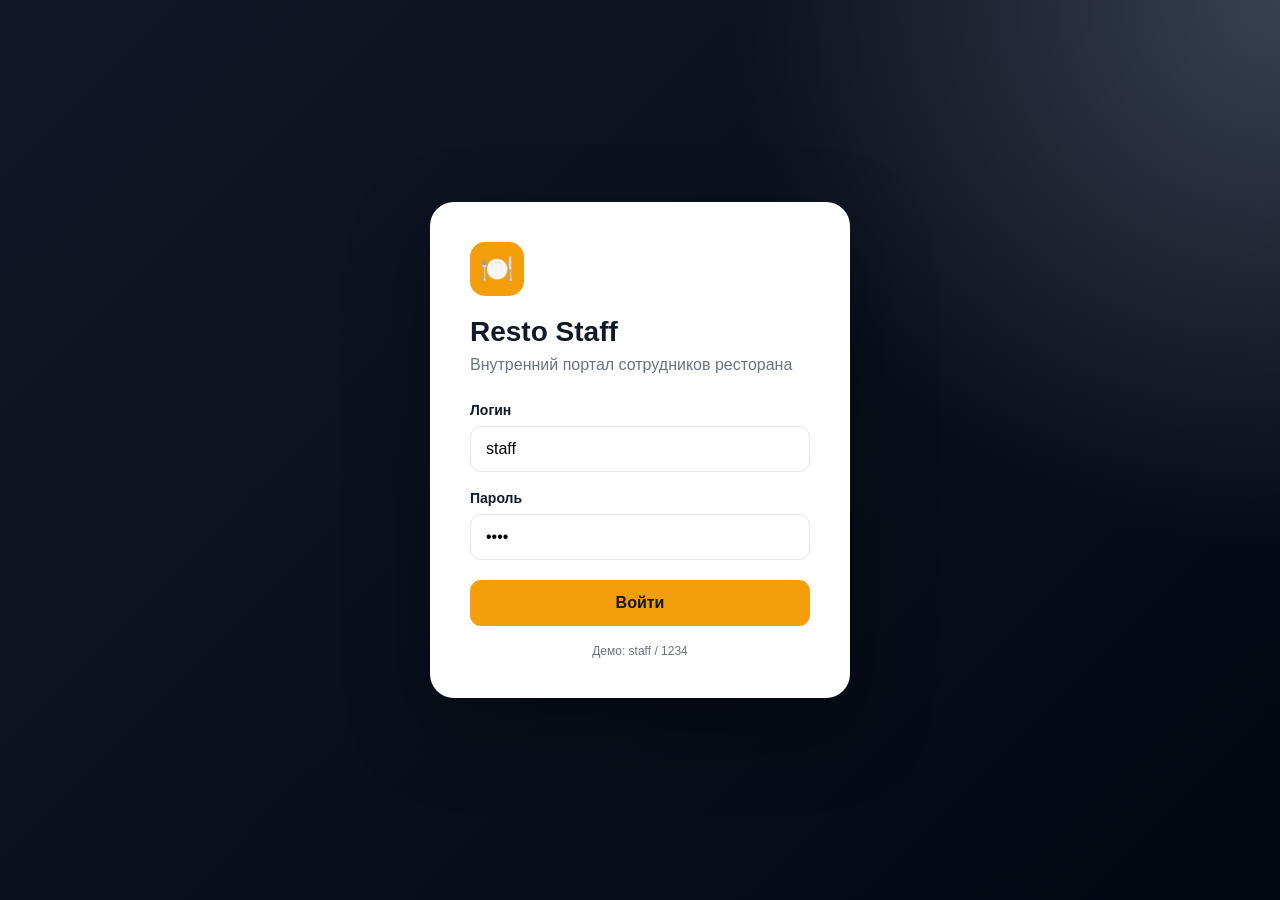
<file: index.html>
<!DOCTYPE html>
<html lang="ru">
<head>
  <meta charset="UTF-8">
  <meta name="viewport" content="width=device-width, initial-scale=1.0">

  <title>Resto Staff</title>

  <link rel="stylesheet" href="index.css">
</head>

<body>

  

  <section class="login-screen" id="loginScreen">

    <div class="login-card">

      <div class="logo">🍽️</div>

      <h1>Resto Staff</h1>

      <p>Внутренний портал сотрудников ресторана</p>

      <form id="loginForm">

        <div class="form-group">
          <label>Логин</label>
          <input
            type="text"
            id="login"
            placeholder="Введите логин"
            value="staff"
            required
          >
        </div>

        <div class="form-group">
          <label>Пароль</label>
          <input
            type="password"
            id="password"
            placeholder="Введите пароль"
            value="1234"
            required
          >
        </div>

        <button class="login-btn" type="submit">
          Войти
        </button>

      </form>

      <div class="demo-login">
        Демо: staff / 1234
      </div>

    </div>

  </section>


  

  <div class="app" id="app">

    
    <aside class="sidebar" id="sidebar">

      <div class="brand">

        <div class="brand-icon">
          🍽️
        </div>

        <div>
          <strong>Resto Staff</strong>
          <span>Staff Portal</span>
        </div>

      </div>


      <div class="nav-title">
        МЕНЮ
      </div>


      <nav class="nav">

        <button class="active" data-page="dashboard">
          🏠
          <span>Главная</span>
        </button>

        <button data-page="schedule">
          📅
          <span>Расписание</span>
        </button>

        <button data-page="tasks">
          ✅
          <span>Задачи</span>
        </button>

        <button data-page="requests">
          📝
          <span>Заявки</span>
        </button>

        <button data-page="news">
          📢
          <span>Новости</span>
        </button>

        <button data-page="profile">
          👤
          <span>Профиль</span>
        </button>

      </nav>


      <div class="sidebar-bottom">

        <div class="user-mini">

          <div class="avatar">
            АК
          </div>

          <div>
            <strong>Дима Санжик</strong>
            <small>Официант</small>
          </div>

          <button class="logout" id="logout">
            ↪
          </button>

        </div>

      </div>

    </aside>


    

    <main class="main">

      <header class="topbar">

        <button
          class="mobile-menu"
          id="mobileMenu"
        >
          ☰
        </button>

        <div></div>

        <div class="topbar-right">

          <span
            class="date"
            id="currentDate"
          ></span>

          <button
            class="notification"
            id="notificationBtn"
          >
            🔔
            <span class="notification-dot"></span>
          </button>

        </div>

      </header>


      <div class="content">


        

        <section
          class="page active"
          id="dashboard"
        >

          <div class="page-title">

            <h1>
              Доброе утро, Дима 👋
            </h1>

            <p>
              Вот что происходит в ресторане сегодня.
            </p>

          </div>


          <div class="stats">

            <div class="stat-card">

              <div class="stat-top">

                <span>
                  Следующая смена
                </span>

                <div class="stat-icon">
                  🕐
                </div>

              </div>

              <h2>
                18:00
              </h2>

              <div class="positive">
                Сегодня
              </div>

            </div>


            <div class="stat-card">

              <div class="stat-top">

                <span>
                  Смены в месяце
                </span>

                <div class="stat-icon">
                  📅
                </div>

              </div>

              <h2>
                18
              </h2>

              <div class="positive">
                +2 к прошлому месяцу
              </div>

            </div>


            <div class="stat-card">

              <div class="stat-top">

                <span>
                  Часы работы
                </span>

                <div class="stat-icon">
                  ⏱️
                </div>

              </div>

              <h2>
                126 ч
              </h2>

              <div class="positive">
                78% плана
              </div>

            </div>


            <div class="stat-card">

              <div class="stat-top">

                <span>
                  Задачи
                </span>

                <div class="stat-icon">
                  ✓
                </div>

              </div>

              <h2>
                8/10
              </h2>

              <div class="positive">
                80% выполнено
              </div>

            </div>

          </div>


          <div class="dashboard-grid">


            

            <div>

              <div class="card">

                <div class="card-header">

                  <h3>
                    Ближайшие смены
                  </h3>

                  <button
                    class="link-btn"
                    data-open-page="schedule"
                  >
                    Все смены →
                  </button>

                </div>


                <div class="shift">

                  <div class="shift-date">
                    <strong>07</strong>
                    <span>окт</span>
                  </div>

                  <div class="shift-info">

                    <strong>
                      Вечерняя смена
                    </strong>

                    <p>
                      18:00 — 02:00 · Основной зал
                    </p>

                  </div>

                  <span class="badge green">
                    Сегодня
                  </span>

                </div>


                <div class="shift">

                  <div class="shift-date">
                    <strong>08</strong>
                    <span>окт</span>
                  </div>

                  <div class="shift-info">

                    <strong>
                      Вечерняя смена
                    </strong>

                    <p>
                      17:00 — 01:00 · Основной зал
                    </p>

                  </div>

                  <span class="badge blue">
                    Завтра
                  </span>

                </div>


                <div class="shift">

                  <div class="shift-date">
                    <strong>10</strong>
                    <span>окт</span>
                  </div>

                  <div class="shift-info">

                    <strong>
                      Дневная смена
                    </strong>

                    <p>
                      12:00 — 20:00 · Терраса
                    </p>

                  </div>

                  <span class="badge orange">
                    Через 3 дня
                  </span>

                </div>

              </div>


              <div class="card">

                <div class="card-header">

                  <h3>
                    Мои задачи
                  </h3>

                  <button
                    class="link-btn"
                    data-open-page="tasks"
                  >
                    Все задачи →
                  </button>

                </div>


                <label class="task">

                  <input
                    type="checkbox"
                    checked
                  >

                  <span>
                    Проверить столы в зале
                  </span>

                  <small>
                    09:30
                  </small>

                </label>


                <label class="task">

                  <input type="checkbox">

                  <span>
                    Подготовить сервировочные наборы
                  </span>

                  <small>
                    17:30
                  </small>

                </label>


                <label class="task">

                  <input type="checkbox">

                  <span>
                    Проверить меню и стоп-лист
                  </span>

                  <small>
                    17:45
                  </small>

                </label>

              </div>

            </div>


            

            <div>

              <div class="card">

                <div class="card-header">

                  <h3>
                    Новости
                  </h3>

                  <button
                    class="link-btn"
                    data-open-page="news"
                  >
                    Все →
                  </button>

                </div>


                <div class="news">

                  <div class="news-icon">
                    📢
                  </div>

                  <div>

                    <strong>
                      Новое сезонное меню
                    </strong>

                    <p>
                      С 10 октября запускаем осеннее меню.
                    </p>

                  </div>

                </div>


                <div class="news">

                  <div class="news-icon">
                    👕
                  </div>

                  <div>

                    <strong>
                      Новая форма
                    </strong>

                    <p>
                      Новая форма доступна у администратора.
                    </p>

                  </div>

                </div>


                <div class="news">

                  <div class="news-icon">
                    ⭐
                  </div>

                  <div>

                    <strong>
                      Сотрудник месяца
                    </strong>

                    <p>
                      Поздравляем Анну с победой!
                    </p>

                  </div>

                </div>

              </div>


              <div class="card">

                <div class="card-header">

                  <h3>
                    Быстрые действия
                  </h3>

                </div>

                <button
                  class="request-btn"
                  data-open-page="requests"
                >
                  + Создать заявку
                </button>

              </div>

            </div>

          </div>

        </section>


       

        <section
          class="page"
          id="schedule"
        >

          <div class="page-title">

            <h1>
              Моё расписание
            </h1>

            <p>
              Ваши рабочие смены.
            </p>

          </div>


          <div class="card">

            <div class="card-header">

              <h3>
                Октябрь 2026
              </h3>

              <button
                class="request-btn"
                id="scheduleRequest"
              >
                Запросить изменение
              </button>

            </div>


            <table class="schedule-table">

              <thead>

                <tr>
                  <th>Дата</th>
                  <th>День</th>
                  <th>Время</th>
                  <th>Зона</th>
                  <th>Статус</th>
                </tr>

              </thead>

              <tbody>

                <tr>
                  <td>07.10</td>
                  <td>Сегодня</td>
                  <td>18:00 — 02:00</td>
                  <td>Основной зал</td>
                  <td>
                    <span class="badge green">
                      Подтверждено
                    </span>
                  </td>
                </tr>

                <tr>
                  <td>08.10</td>
                  <td>Чт</td>
                  <td>17:00 — 01:00</td>
                  <td>Основной зал</td>
                  <td>
                    <span class="badge green">
                      Подтверждено
                    </span>
                  </td>
                </tr>

                <tr>
                  <td>09.10</td>
                  <td>Пт</td>
                  <td>Выходной</td>
                  <td>—</td>
                  <td>
                    <span class="badge blue">
                      Выходной
                    </span>
                  </td>
                </tr>

                <tr>
                  <td>10.10</td>
                  <td>Сб</td>
                  <td>12:00 — 20:00</td>
                  <td>Терраса</td>
                  <td>
                    <span class="badge green">
                      Подтверждено
                    </span>
                  </td>
                </tr>

              </tbody>

            </table>

          </div>

        </section>


        

        <section
          class="page"
          id="tasks"
        >

          <div class="page-title">

            <h1>
              Мои задачи
            </h1>

            <p>
              Задачи на сегодня.
            </p>

          </div>


          <div class="card">

            <label class="task">
              <input type="checkbox" checked>
              <span>Проверить столы в зале</span>
              <small>Выполнено</small>
            </label>

            <label class="task">
              <input type="checkbox">
              <span>Подготовить сервировочные наборы</span>
              <small>17:30</small>
            </label>

            <label class="task">
              <input type="checkbox">
              <span>Проверить меню и стоп-лист</span>
              <small>17:45</small>
            </label>

            <label class="task">
              <input type="checkbox">
              <span>Проверить чистоту станции</span>
              <small>18:00</small>
            </label>

            <label class="task">
              <input type="checkbox">
              <span>Сдать отчёт после смены</span>
              <small>02:00</small>
            </label>

          </div>

        </section>


       
        <section
          class="page"
          id="requests"
        >

          <div class="page-title">

            <h1>
              Заявки
            </h1>

            <p>
              Обращения к менеджеру.
            </p>

          </div>


          <div class="card">

            <h3>
              Создать заявку
            </h3>


            <div class="form-group">

              <label>
                Тип заявки
              </label>

              <select id="requestType">

                <option>
                  Замена смены
                </option>

                <option>
                  Выходной
                </option>

                <option>
                  Опоздание
                </option>

                <option>
                  Другое
                </option>

              </select>

            </div>


            <div class="form-group">

              <label>
                Комментарий
              </label>

              <textarea
                id="requestText"
                placeholder="Опишите вашу заявку..."
              ></textarea>

            </div>


            <button
              class="request-btn"
              id="sendRequest"
            >
              Отправить заявку
            </button>

          </div>

        </section>


        

        <section
          class="page"
          id="news"
        >

          <div class="page-title">

            <h1>
              Новости
            </h1>

            <p>
              Новости и объявления ресторана.
            </p>

          </div>


          <div class="card">

            <div class="news">

              <div class="news-icon">
                📢
              </div>

              <div>

                <strong>
                  Новое сезонное меню
                </strong>

                <p>
                  С 10 октября запускается новое сезонное меню.
                </p>

              </div>

            </div>


            <div class="news">

              <div class="news-icon">
                👕
              </div>

              <div>

                <strong>
                  Новая форма
                </strong>

                <p>
                  Новая форма доступна у администратора.
                </p>

              </div>

            </div>


            <div class="news">

              <div class="news-icon">
                ⭐
              </div>

              <div>

                <strong>
                  Сотрудник месяца
                </strong>

                <p>
                  Поздравляем Анну с победой в сентябре!
                </p>

              </div>

            </div>

          </div>

        </section>


        

        <section
          class="page"
          id="profile"
        >

          <div class="page-title">

            <h1>
              Мой профиль
            </h1>

            <p>
              Личная информация сотрудника.
            </p>

          </div>


          <div class="card">

            <div class="profile">

              <div class="big-avatar">
                АК
              </div>

              <div>

                <h2>
                  Дима Санжар
                </h2>

                <p>
                  Официант · Основной зал
                </p>

              </div>

            </div>


            <table class="schedule-table">

              <tr>
                <td><strong>Имя</strong></td>
                <td>Алексей Ким</td>
              </tr>

              <tr>
                <td><strong>Должность</strong></td>
                <td>Официант</td>
              </tr>

              <tr>
                <td><strong>Отдел</strong></td>
                <td>Сервис</td>
              </tr>

              <tr>
                <td><strong>Дата начала работы</strong></td>
                <td>15.03.2025</td>
              </tr>

              <tr>
                <td><strong>Статус</strong></td>

                <td>
                  <span class="badge green">
                    Активен
                  </span>
                </td>

              </tr>

            </table>

          </div>

        </section>

      </div>

    </main>

  </div>


  <script src="index.js"></script>

</body>
</html>
</file>
<file: index.css>
* {
  box-sizing: border-box;
  margin: 0;
  padding: 0;
}

:root {
  --bg: #f5f6f8;
  --sidebar: #111827;
  --sidebar-hover: #1f2937;
  --card: #ffffff;
  --text: #111827;
  --muted: #6b7280;
  --border: #e5e7eb;
  --accent: #f59e0b;
  --accent-dark: #d97706;
  --green: #10b981;
  --red: #ef4444;
  --blue: #3b82f6;
}

body {
  font-family: Arial, sans-serif;
  background: var(--bg);
  color: var(--text);
}

button,
input,
textarea,
select {
  font: inherit;
}

button {
  cursor: pointer;
}


/* LOGIN */

.login-screen {
  min-height: 100vh;
  display: flex;
  align-items: center;
  justify-content: center;
  padding: 20px;

  background:
    radial-gradient(
      circle at top right,
      #374151,
      transparent 35%
    ),
    linear-gradient(
      135deg,
      #111827,
      #030712
    );
}

.login-card {
  width: 100%;
  max-width: 420px;

  background: white;

  border-radius: 24px;

  padding: 40px;

  box-shadow:
    0 30px 80px rgba(0, 0, 0, .35);
}

.logo {
  width: 54px;
  height: 54px;

  display: flex;
  align-items: center;
  justify-content: center;

  background: var(--accent);

  border-radius: 15px;

  font-size: 27px;

  margin-bottom: 20px;
}

.login-card h1 {
  font-size: 28px;
  margin-bottom: 8px;
}

.login-card p {
  color: var(--muted);
  margin-bottom: 28px;
}

.form-group {
  margin-top: 18px;
}

.form-group label {
  display: block;

  font-size: 14px;

  font-weight: 600;

  margin-bottom: 8px;
}

.form-group input,
.form-group textarea,
.form-group select,
#requestType {
  width: 100%;

  padding: 13px 15px;

  border: 1px solid var(--border);

  border-radius: 11px;

  outline: none;
}

.form-group textarea {
  min-height: 120px;
  resize: vertical;
}

.form-group input:focus,
.form-group textarea:focus,
.form-group select:focus {
  border-color: var(--accent);

  box-shadow:
    0 0 0 3px rgba(245, 158, 11, .15);
}

.login-btn {
  width: 100%;

  border: 0;

  background: var(--accent);

  color: #111827;

  padding: 14px;

  border-radius: 11px;

  font-weight: 700;

  margin-top: 20px;
}

.login-btn:hover {
  background: var(--accent-dark);
  color: white;
}

.demo-login {
  text-align: center;

  color: var(--muted);

  font-size: 12px;

  margin-top: 18px;
}


/* APP */

.app {
  display: none;

  min-height: 100vh;
}


/* SIDEBAR */

.sidebar {
  width: 250px;

  background: var(--sidebar);

  color: white;

  position: fixed;

  top: 0;
  left: 0;
  bottom: 0;

  padding: 22px 15px;

  z-index: 20;
}

.brand {
  display: flex;

  align-items: center;

  gap: 12px;

  padding: 5px 10px 30px;
}

.brand-icon {
  width: 40px;
  height: 40px;

  background: var(--accent);

  color: #111827;

  display: flex;

  align-items: center;
  justify-content: center;

  border-radius: 11px;

  font-size: 20px;
}

.brand strong {
  font-size: 17px;
}

.brand span {
  display: block;

  color: #9ca3af;

  font-size: 11px;

  margin-top: 2px;
}

.nav-title {
  font-size: 10px;

  color: #6b7280;

  padding: 0 12px;

  margin-bottom: 8px;
}

.nav {
  display: flex;

  flex-direction: column;

  gap: 4px;
}

.nav button {
  border: 0;

  background: transparent;

  color: #9ca3af;

  text-align: left;

  padding: 12px;

  border-radius: 9px;

  display: flex;

  gap: 12px;

  align-items: center;

  font-size: 14px;
}

.nav button:hover,
.nav button.active {
  background: var(--sidebar-hover);
  color: white;
}

.nav button.active {
  border-left: 3px solid var(--accent);
}

.sidebar-bottom {
  position: absolute;

  left: 15px;
  right: 15px;

  bottom: 20px;
}

.user-mini {
  border-top: 1px solid #273244;

  padding-top: 15px;

  display: flex;

  align-items: center;

  gap: 10px;
}

.avatar {
  width: 37px;
  height: 37px;

  border-radius: 50%;

  background: #374151;

  display: flex;

  align-items: center;
  justify-content: center;

  font-weight: 700;
}

.user-mini strong {
  font-size: 13px;
}

.user-mini small {
  display: block;

  color: #9ca3af;

  margin-top: 2px;
}

.logout {
  margin-left: auto;

  border: 0;

  background: transparent;

  color: #9ca3af;

  font-size: 18px;
}


/* MAIN */

.main {
  margin-left: 250px;

  min-height: 100vh;
}

.topbar {
  height: 72px;

  background: white;

  border-bottom: 1px solid var(--border);

  display: flex;

  align-items: center;

  justify-content: space-between;

  padding: 0 30px;
}

.mobile-menu {
  display: none;

  border: 0;

  background: transparent;

  font-size: 25px;
}

.topbar-right {
  display: flex;

  align-items: center;

  gap: 20px;
}

.date {
  color: var(--muted);

  font-size: 13px;
}

.notification {
  position: relative;

  border: 0;

  background: transparent;

  font-size: 20px;
}

.notification-dot {
  width: 7px;
  height: 7px;

  background: var(--red);

  position: absolute;

  right: 1px;
  top: 0;

  border-radius: 50%;
}

.content {
  padding: 30px;

  max-width: 1500px;
}


/* TITLES */

.page-title {
  margin-bottom: 25px;
}

.page-title h1 {
  font-size: 28px;

  margin-bottom: 5px;
}

.page-title p {
  color: var(--muted);
}


/* STATS */

.stats {
  display: grid;

  grid-template-columns:
    repeat(4, 1fr);

  gap: 18px;

  margin-bottom: 25px;
}

.stat-card {
  background: white;

  border: 1px solid var(--border);

  border-radius: 16px;

  padding: 20px;
}

.stat-top {
  display: flex;

  justify-content: space-between;

  color: var(--muted);

  font-size: 13px;
}

.stat-icon {
  width: 38px;
  height: 38px;

  display: flex;

  justify-content: center;
  align-items: center;

  border-radius: 10px;

  background: #fff7ed;

  color: var(--accent-dark);

  font-size: 18px;
}

.stat-card h2 {
  margin-top: 15px;

  font-size: 27px;
}

.positive {
  color: var(--green);

  font-size: 12px;

  margin-top: 4px;
}


/* DASHBOARD */

.dashboard-grid {
  display: grid;

  grid-template-columns:
    1.5fr 1fr;

  gap: 20px;
}

.card {
  background: white;

  border: 1px solid var(--border);

  border-radius: 16px;

  padding: 22px;

  margin-bottom: 20px;
}

.card-header {
  display: flex;

  justify-content: space-between;

  align-items: center;

  margin-bottom: 18px;
}

.card-header h3 {
  font-size: 17px;
}

.link-btn {
  border: 0;

  background: transparent;

  color: var(--accent-dark);

  font-size: 13px;

  font-weight: 600;
}


/* SHIFTS */

.shift {
  display: flex;

  align-items: center;

  gap: 15px;

  padding: 15px 0;

  border-bottom:
    1px solid var(--border);
}

.shift:last-child {
  border-bottom: 0;
}

.shift-date {
  width: 52px;

  text-align: center;

  border: 1px solid var(--border);

  border-radius: 10px;

  padding: 7px;
}

.shift-date strong {
  display: block;

  font-size: 18px;
}

.shift-date span {
  color: var(--muted);

  font-size: 10px;

  text-transform: uppercase;
}

.shift-info {
  flex: 1;
}

.shift-info strong {
  font-size: 14px;
}

.shift-info p {
  color: var(--muted);

  font-size: 12px;

  margin-top: 4px;
}


/* BADGES */

.badge {
  padding: 6px 9px;

  border-radius: 20px;

  font-size: 11px;

  font-weight: 600;
}

.badge.green {
  background: #ecfdf5;
  color: #047857;
}

.badge.orange {
  background: #fff7ed;
  color: #c2410c;
}

.badge.blue {
  background: #eff6ff;
  color: #1d4ed8;
}


/* TASKS */

.task {
  display: flex;

  align-items: center;

  gap: 12px;

  padding: 12px 0;

  border-bottom:
    1px solid var(--border);
}

.task:last-child {
  border-bottom: 0;
}

.task input {
  width: 18px;
  height: 18px;

  accent-color: var(--accent);
}

.task.completed span {
  text-decoration: line-through;

  color: #9ca3af;
}

.task small {
  margin-left: auto;

  color: var(--muted);

  font-size: 11px;
}


/* NEWS */

.news {
  display: flex;

  gap: 12px;

  margin-bottom: 17px;
}

.news-icon {
  min-width: 38px;
  height: 38px;

  border-radius: 10px;

  background: #f3f4f6;

  display: flex;

  align-items: center;

  justify-content: center;
}

.news strong {
  font-size: 13px;
}

.news p {
  color: var(--muted);

  font-size: 12px;

  line-height: 1.5;

  margin-top: 3px;
}


/* PAGES */

.page {
  display: none;
}

.page.active {
  display: block;
}


/* TABLE */

.schedule-table {
  width: 100%;

  border-collapse: collapse;
}

.schedule-table th,
.schedule-table td {
  padding: 14px;

  border-bottom:
    1px solid var(--border);

  text-align: left;

  font-size: 13px;
}

.schedule-table th {
  color: var(--muted);

  font-weight: 500;
}


/* PROFILE */

.profile {
  display: flex;

  align-items: center;

  gap: 20px;

  margin-bottom: 25px;
}

.big-avatar {
  width: 80px;
  height: 80px;

  border-radius: 50%;

  background: #111827;

  color: white;

  display: flex;

  justify-content: center;
  align-items: center;

  font-size: 27px;

  font-weight: 700;
}

.profile h2 {
  margin-bottom: 5px;
}

.profile p {
  color: var(--muted);
}


/* BUTTONS */

.request-btn {
  border: 0;

  background: var(--accent);

  padding: 11px 15px;

  border-radius: 9px;

  font-weight: 700;

  margin-top: 10px;
}

.request-btn:hover {
  background: var(--accent-dark);

  color: white;
}


/* MOBILE */

@media (max-width: 1000px) {

  .stats {
    grid-template-columns:
      repeat(2, 1fr);
  }

  .dashboard-grid {
    grid-template-columns: 1fr;
  }

}


@media (max-width: 700px) {

  .sidebar {
    transform: translateX(-100%);

    transition: .25s;
  }

  .sidebar.open {
    transform: translateX(0);
  }

  .main {
    margin-left: 0;
  }

  .mobile-menu {
    display: block;
  }

  .topbar {
    padding: 0 17px;
  }

  .content {
    padding: 20px 15px;
  }

  .stats {
    grid-template-columns:
      repeat(2, 1fr);

    gap: 10px;
  }

  .stat-card {
    padding: 15px;
  }

  .stat-card h2 {
    font-size: 22px;
  }

  .date {
    display: none;
  }

  .login-card {
    padding: 30px 22px;
  }

}


@media (max-width: 450px) {

  .stats {
    grid-template-columns: 1fr;
  }

  .page-title h1 {
    font-size: 23px;
  }

  .schedule-table {
    min-width: 700px;
  }

  .card {
    overflow-x: auto;
  }

}
</file>
<file: ds.css>
* {
  box-sizing: border-box;
  margin: 0;
  padding: 0;
}

:root {
  --bg: #f5f6f8;
  --sidebar: #111827;
  --sidebar-hover: #1f2937;
  --card: #ffffff;
  --text: #111827;
  --muted: #6b7280;
  --border: #e5e7eb;
  --accent: #f59e0b;
  --accent-dark: #d97706;
  --green: #10b981;
  --red: #ef4444;
  --blue: #3b82f6;
}

body {
  font-family: Arial, sans-serif;
  background: var(--bg);
  color: var(--text);
}

button,
input,
textarea,
select {
  font: inherit;
}

button {
  cursor: pointer;
}


/* LOGIN */

.login-screen {
  min-height: 100vh;
  display: flex;
  align-items: center;
  justify-content: center;
  padding: 20px;

  background:
    radial-gradient(
      circle at top right,
      #374151,
      transparent 35%
    ),
    linear-gradient(
      135deg,
      #111827,
      #030712
    );
}

.login-card {
  width: 100%;
  max-width: 420px;

  background: white;

  border-radius: 24px;

  padding: 40px;

  box-shadow:
    0 30px 80px rgba(0, 0, 0, .35);
}

.logo {
  width: 54px;
  height: 54px;

  display: flex;
  align-items: center;
  justify-content: center;

  background: var(--accent);

  border-radius: 15px;

  font-size: 27px;

  margin-bottom: 20px;
}

.login-card h1 {
  font-size: 28px;
  margin-bottom: 8px;
}

.login-card p {
  color: var(--muted);
  margin-bottom: 28px;
}

.form-group {
  margin-top: 18px;
}

.form-group label {
  display: block;

  font-size: 14px;

  font-weight: 600;

  margin-bottom: 8px;
}

.form-group input,
.form-group textarea,
.form-group select,
#requestType {
  width: 100%;

  padding: 13px 15px;

  border: 1px solid var(--border);

  border-radius: 11px;

  outline: none;
}

.form-group textarea {
  min-height: 120px;
  resize: vertical;
}

.form-group input:focus,
.form-group textarea:focus,
.form-group select:focus {
  border-color: var(--accent);

  box-shadow:
    0 0 0 3px rgba(245, 158, 11, .15);
}

.login-btn {
  width: 100%;

  border: 0;

  background: var(--accent);

  color: #111827;

  padding: 14px;

  border-radius: 11px;

  font-weight: 700;

  margin-top: 20px;
}

.login-btn:hover {
  background: var(--accent-dark);
  color: white;
}

.demo-login {
  text-align: center;

  color: var(--muted);

  font-size: 12px;

  margin-top: 18px;
}


/* APP */

.app {
  display: none;

  min-height: 100vh;
}


/* SIDEBAR */

.sidebar {
  width: 250px;

  background: var(--sidebar);

  color: white;

  position: fixed;

  top: 0;
  left: 0;
  bottom: 0;

  padding: 22px 15px;

  z-index: 20;
}

.brand {
  display: flex;

  align-items: center;

  gap: 12px;

  padding: 5px 10px 30px;
}

.brand-icon {
  width: 40px;
  height: 40px;

  background: var(--accent);

  color: #111827;

  display: flex;

  align-items: center;
  justify-content: center;

  border-radius: 11px;

  font-size: 20px;
}

.brand strong {
  font-size: 17px;
}

.brand span {
  display: block;

  color: #9ca3af;

  font-size: 11px;

  margin-top: 2px;
}

.nav-title {
  font-size: 10px;

  color: #6b7280;

  padding: 0 12px;

  margin-bottom: 8px;
}

.nav {
  display: flex;

  flex-direction: column;

  gap: 4px;
}

.nav button {
  border: 0;

  background: transparent;

  color: #9ca3af;

  text-align: left;

  padding: 12px;

  border-radius: 9px;

  display: flex;

  gap: 12px;

  align-items: center;

  font-size: 14px;
}

.nav button:hover,
.nav button.active {
  background: var(--sidebar-hover);
  color: white;
}

.nav button.active {
  border-left: 3px solid var(--accent);
}

.sidebar-bottom {
  position: absolute;

  left: 15px;
  right: 15px;

  bottom: 20px;
}

.user-mini {
  border-top: 1px solid #273244;

  padding-top: 15px;

  display: flex;

  align-items: center;

  gap: 10px;
}

.avatar {
  width: 37px;
  height: 37px;

  border-radius: 50%;

  background: #374151;

  display: flex;

  align-items: center;
  justify-content: center;

  font-weight: 700;
}

.user-mini strong {
  font-size: 13px;
}

.user-mini small {
  display: block;

  color: #9ca3af;

  margin-top: 2px;
}

.logout {
  margin-left: auto;

  border: 0;

  background: transparent;

  color: #9ca3af;

  font-size: 18px;
}


/* MAIN */

.main {
  margin-left: 250px;

  min-height: 100vh;
}

.topbar {
  height: 72px;

  background: white;

  border-bottom: 1px solid var(--border);

  display: flex;

  align-items: center;

  justify-content: space-between;

  padding: 0 30px;
}

.mobile-menu {
  display: none;

  border: 0;

  background: transparent;

  font-size: 25px;
}

.topbar-right {
  display: flex;

  align-items: center;

  gap: 20px;
}

.date {
  color: var(--muted);

  font-size: 13px;
}

.notification {
  position: relative;

  border: 0;

  background: transparent;

  font-size: 20px;
}

.notification-dot {
  width: 7px;
  height: 7px;

  background: var(--red);

  position: absolute;

  right: 1px;
  top: 0;

  border-radius: 50%;
}

.content {
  padding: 30px;

  max-width: 1500px;
}


/* TITLES */

.page-title {
  margin-bottom: 25px;
}

.page-title h1 {
  font-size: 28px;

  margin-bottom: 5px;
}

.page-title p {
  color: var(--muted);
}


/* STATS */

.stats {
  display: grid;

  grid-template-columns:
    repeat(4, 1fr);

  gap: 18px;

  margin-bottom: 25px;
}

.stat-card {
  background: white;

  border: 1px solid var(--border);

  border-radius: 16px;

  padding: 20px;
}

.stat-top {
  display: flex;

  justify-content: space-between;

  color: var(--muted);

  font-size: 13px;
}

.stat-icon {
  width: 38px;
  height: 38px;

  display: flex;

  justify-content: center;
  align-items: center;

  border-radius: 10px;

  background: #fff7ed;

  color: var(--accent-dark);

  font-size: 18px;
}

.stat-card h2 {
  margin-top: 15px;

  font-size: 27px;
}

.positive {
  color: var(--green);

  font-size: 12px;

  margin-top: 4px;
}


/* DASHBOARD */

.dashboard-grid {
  display: grid;

  grid-template-columns:
    1.5fr 1fr;

  gap: 20px;
}

.card {
  background: white;

  border: 1px solid var(--border);

  border-radius: 16px;

  padding: 22px;

  margin-bottom: 20px;
}

.card-header {
  display: flex;

  justify-content: space-between;

  align-items: center;

  margin-bottom: 18px;
}

.card-header h3 {
  font-size: 17px;
}

.link-btn {
  border: 0;

  background: transparent;

  color: var(--accent-dark);

  font-size: 13px;

  font-weight: 600;
}


/* SHIFTS */

.shift {
  display: flex;

  align-items: center;

  gap: 15px;

  padding: 15px 0;

  border-bottom:
    1px solid var(--border);
}

.shift:last-child {
  border-bottom: 0;
}

.shift-date {
  width: 52px;

  text-align: center;

  border: 1px solid var(--border);

  border-radius: 10px;

  padding: 7px;
}

.shift-date strong {
  display: block;

  font-size: 18px;
}

.shift-date span {
  color: var(--muted);

  font-size: 10px;

  text-transform: uppercase;
}

.shift-info {
  flex: 1;
}

.shift-info strong {
  font-size: 14px;
}

.shift-info p {
  color: var(--muted);

  font-size: 12px;

  margin-top: 4px;
}


/* BADGES */

.badge {
  padding: 6px 9px;

  border-radius: 20px;

  font-size: 11px;

  font-weight: 600;
}

.badge.green {
  background: #ecfdf5;
  color: #047857;
}

.badge.orange {
  background: #fff7ed;
  color: #c2410c;
}

.badge.blue {
  background: #eff6ff;
  color: #1d4ed8;
}


/* TASKS */

.task {
  display: flex;

  align-items: center;

  gap: 12px;

  padding: 12px 0;

  border-bottom:
    1px solid var(--border);
}

.task:last-child {
  border-bottom: 0;
}

.task input {
  width: 18px;
  height: 18px;

  accent-color: var(--accent);
}

.task.completed span {
  text-decoration: line-through;

  color: #9ca3af;
}

.task small {
  margin-left: auto;

  color: var(--muted);

  font-size: 11px;
}


/* NEWS */

.news {
  display: flex;

  gap: 12px;

  margin-bottom: 17px;
}

.news-icon {
  min-width: 38px;
  height: 38px;

  border-radius: 10px;

  background: #f3f4f6;

  display: flex;

  align-items: center;

  justify-content: center;
}

.news strong {
  font-size: 13px;
}

.news p {
  color: var(--muted);

  font-size: 12px;

  line-height: 1.5;

  margin-top: 3px;
}


/* PAGES */

.page {
  display: none;
}

.page.active {
  display: block;
}


/* TABLE */

.schedule-table {
  width: 100%;

  border-collapse: collapse;
}

.schedule-table th,
.schedule-table td {
  padding: 14px;

  border-bottom:
    1px solid var(--border);

  text-align: left;

  font-size: 13px;
}

.schedule-table th {
  color: var(--muted);

  font-weight: 500;
}


/* PROFILE */

.profile {
  display: flex;

  align-items: center;

  gap: 20px;

  margin-bottom: 25px;
}

.big-avatar {
  width: 80px;
  height: 80px;

  border-radius: 50%;

  background: #111827;

  color: white;

  display: flex;

  justify-content: center;
  align-items: center;

  font-size: 27px;

  font-weight: 700;
}

.profile h2 {
  margin-bottom: 5px;
}

.profile p {
  color: var(--muted);
}


/* BUTTONS */

.request-btn {
  border: 0;

  background: var(--accent);

  padding: 11px 15px;

  border-radius: 9px;

  font-weight: 700;

  margin-top: 10px;
}

.request-btn:hover {
  background: var(--accent-dark);

  color: white;
}


/* MOBILE */

@media (max-width: 1000px) {

  .stats {
    grid-template-columns:
      repeat(2, 1fr);
  }

  .dashboard-grid {
    grid-template-columns: 1fr;
  }

}


@media (max-width: 700px) {

  .sidebar {
    transform: translateX(-100%);

    transition: .25s;
  }

  .sidebar.open {
    transform: translateX(0);
  }

  .main {
    margin-left: 0;
  }

  .mobile-menu {
    display: block;
  }

  .topbar {
    padding: 0 17px;
  }

  .content {
    padding: 20px 15px;
  }

  .stats {
    grid-template-columns:
      repeat(2, 1fr);

    gap: 10px;
  }

  .stat-card {
    padding: 15px;
  }

  .stat-card h2 {
    font-size: 22px;
  }

  .date {
    display: none;
  }

  .login-card {
    padding: 30px 22px;
  }

}


@media (max-width: 450px) {

  .stats {
    grid-template-columns: 1fr;
  }

  .page-title h1 {
    font-size: 23px;
  }

  .schedule-table {
    min-width: 700px;
  }

  .card {
    overflow-x: auto;
  }

}
</file>
